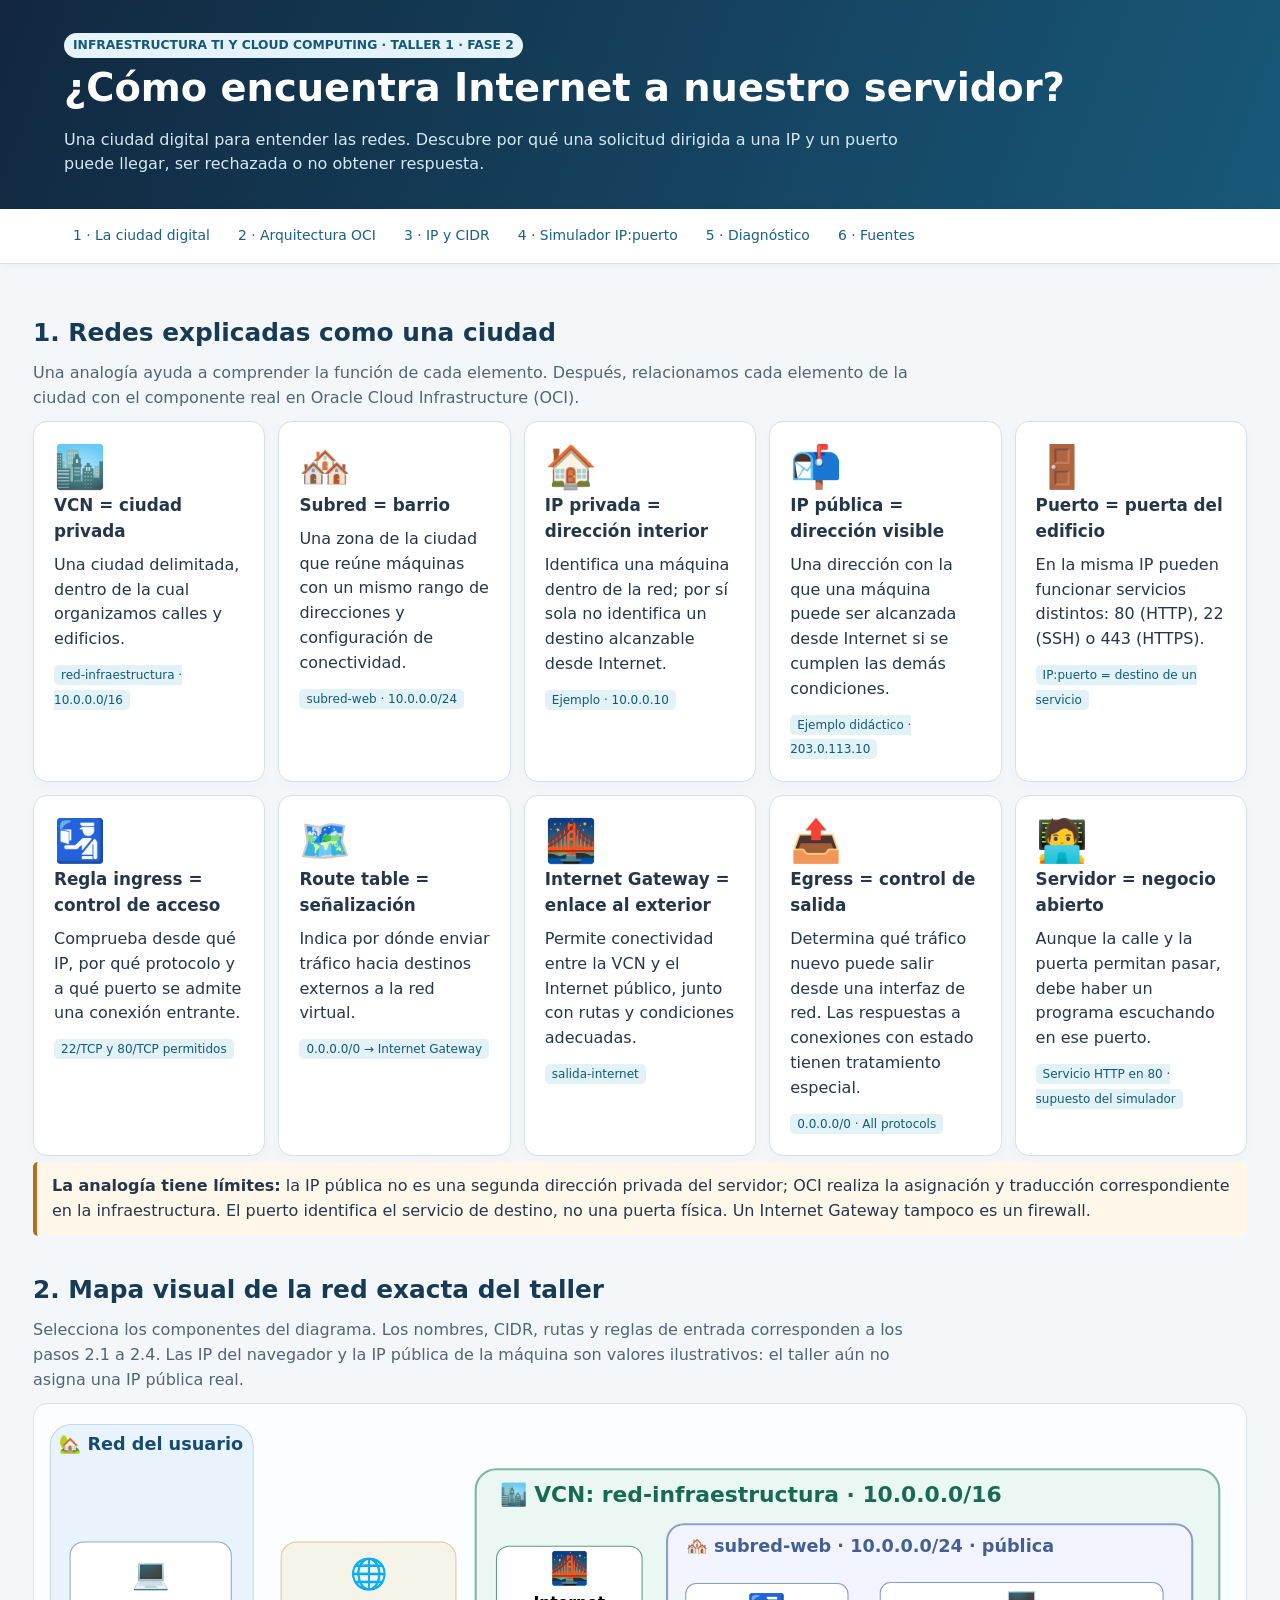
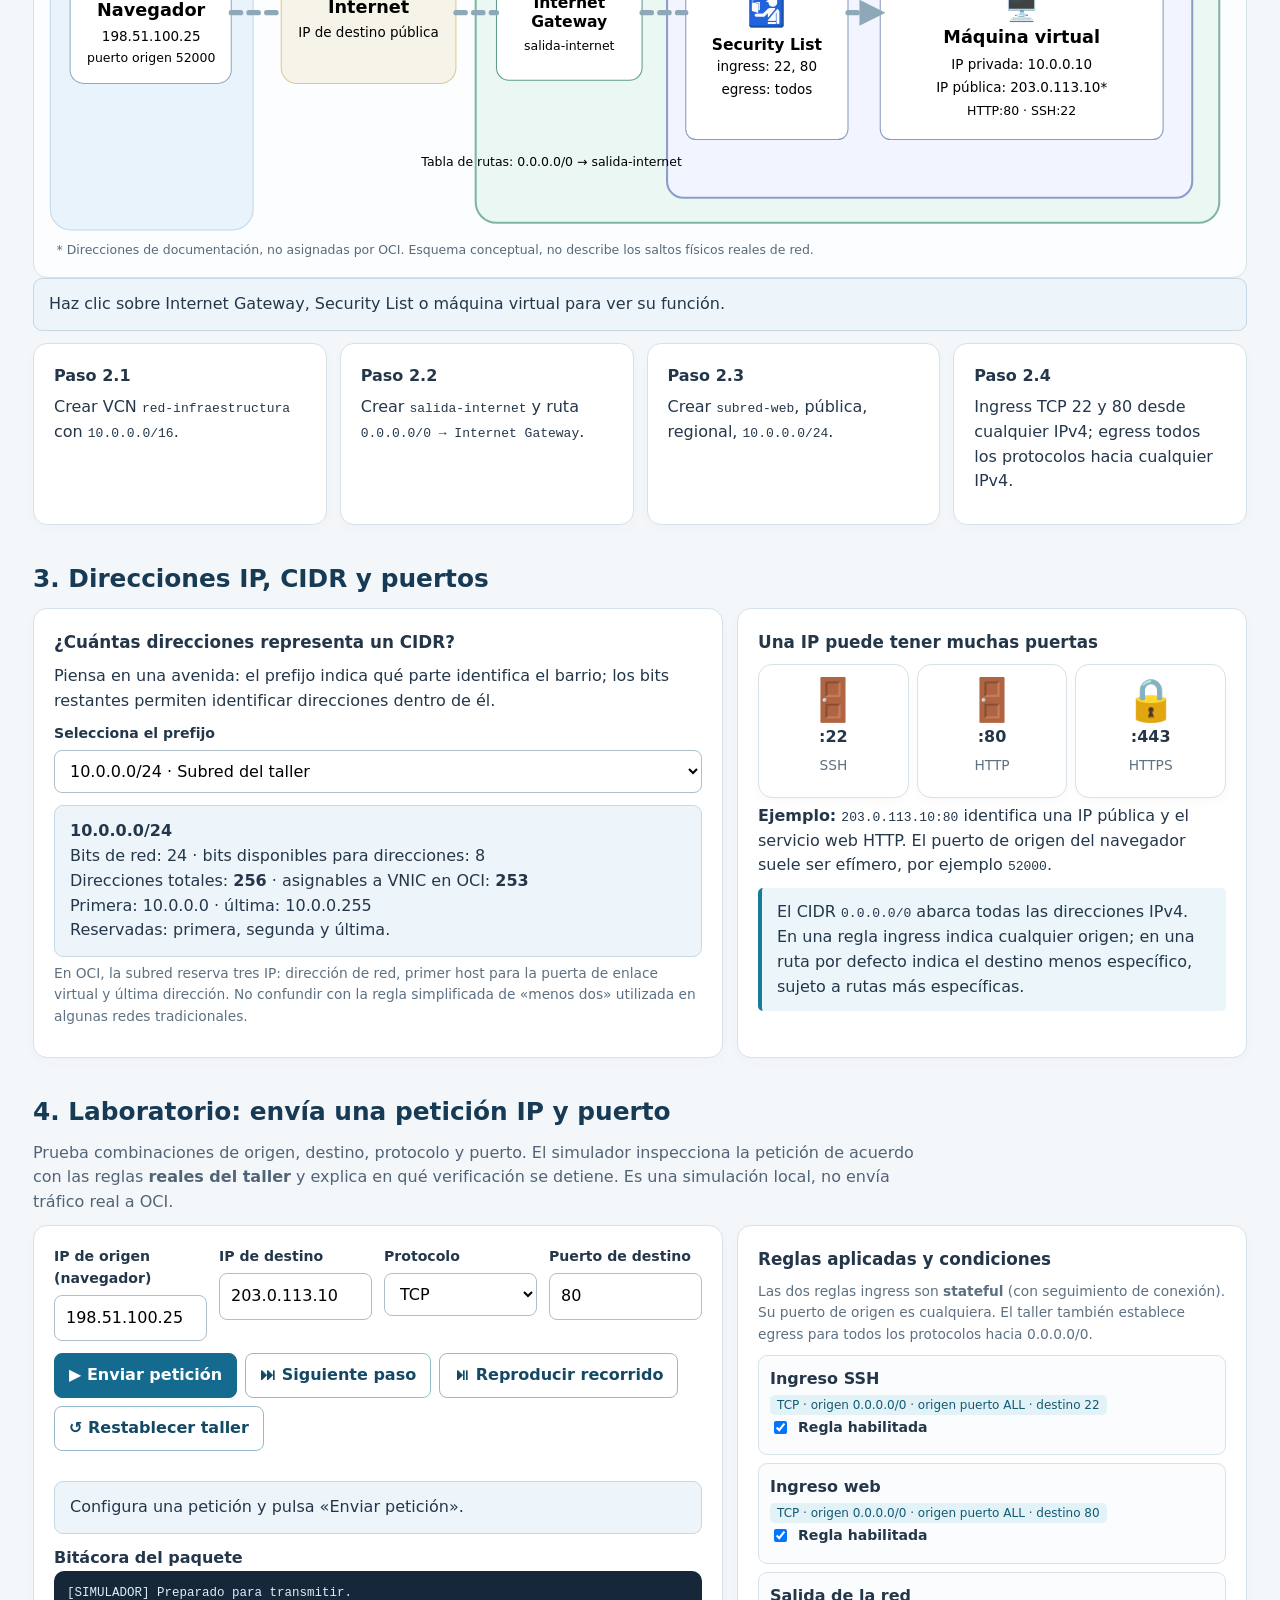
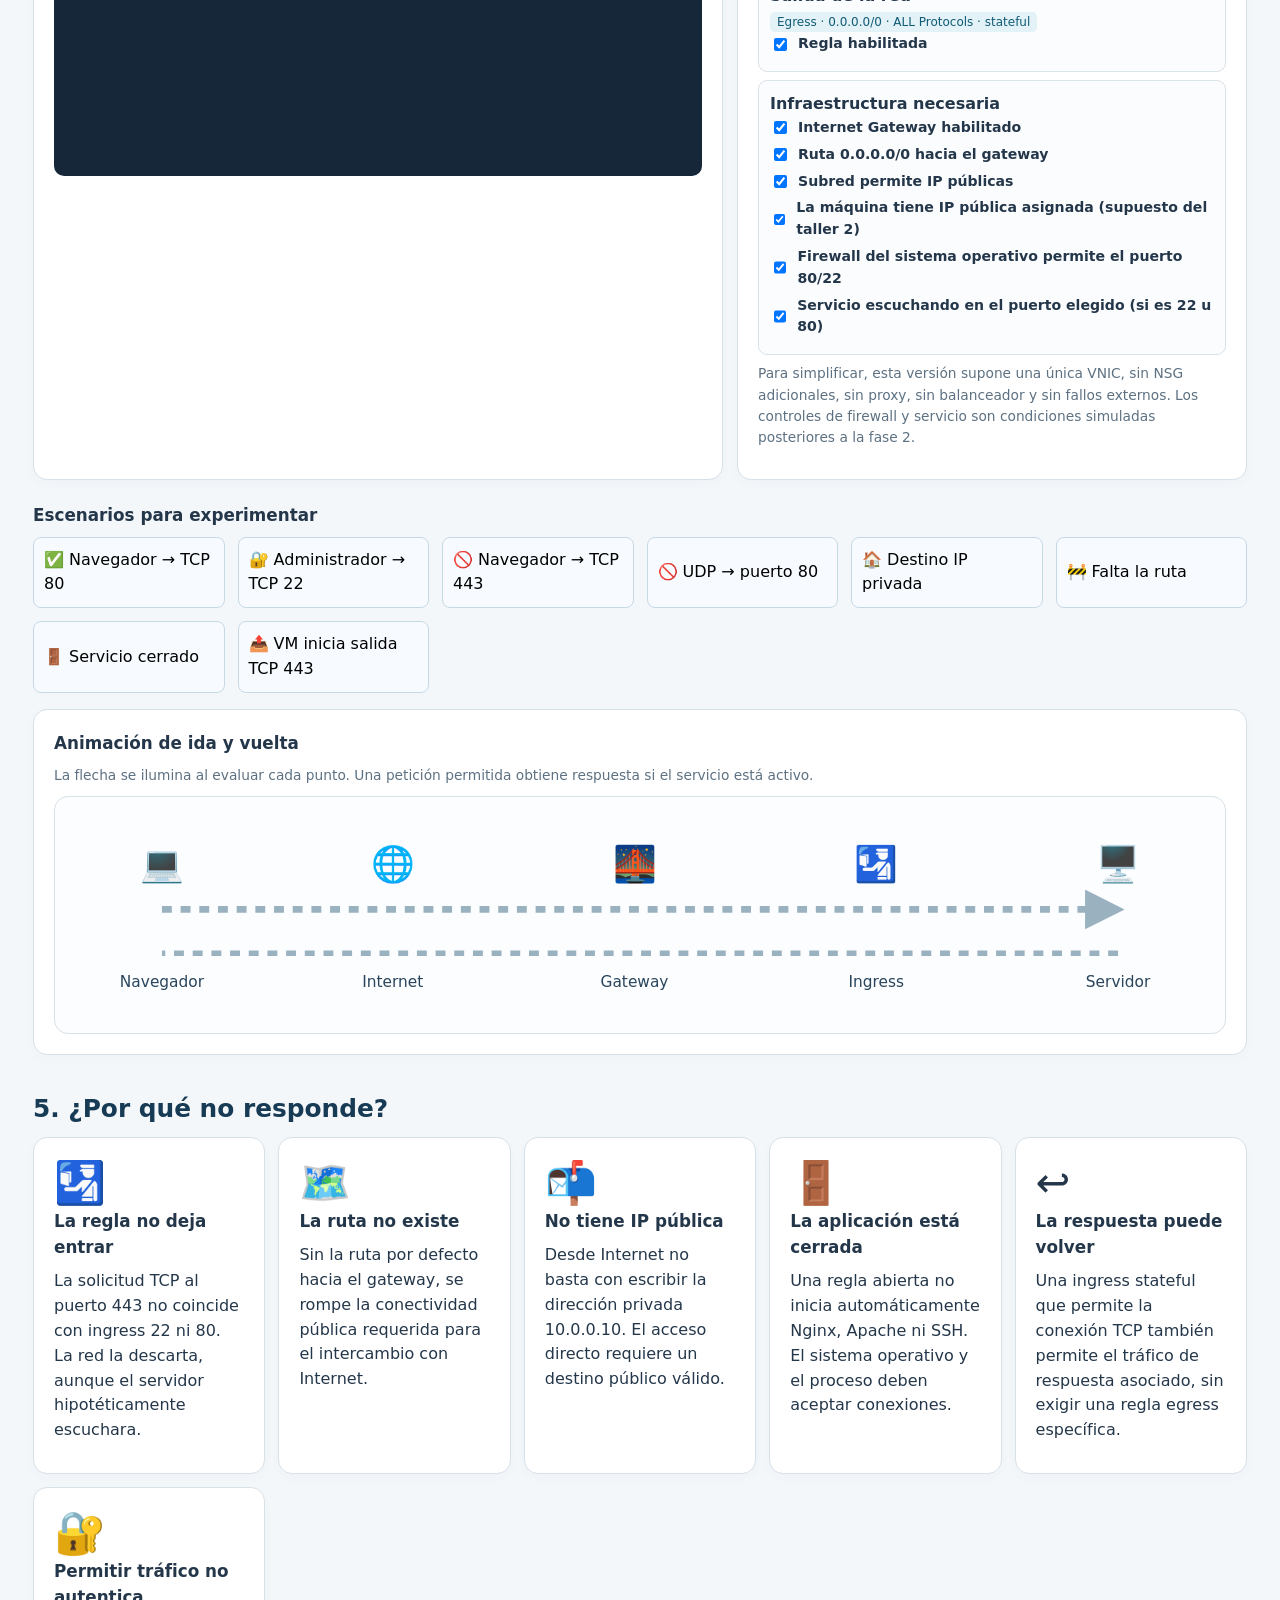
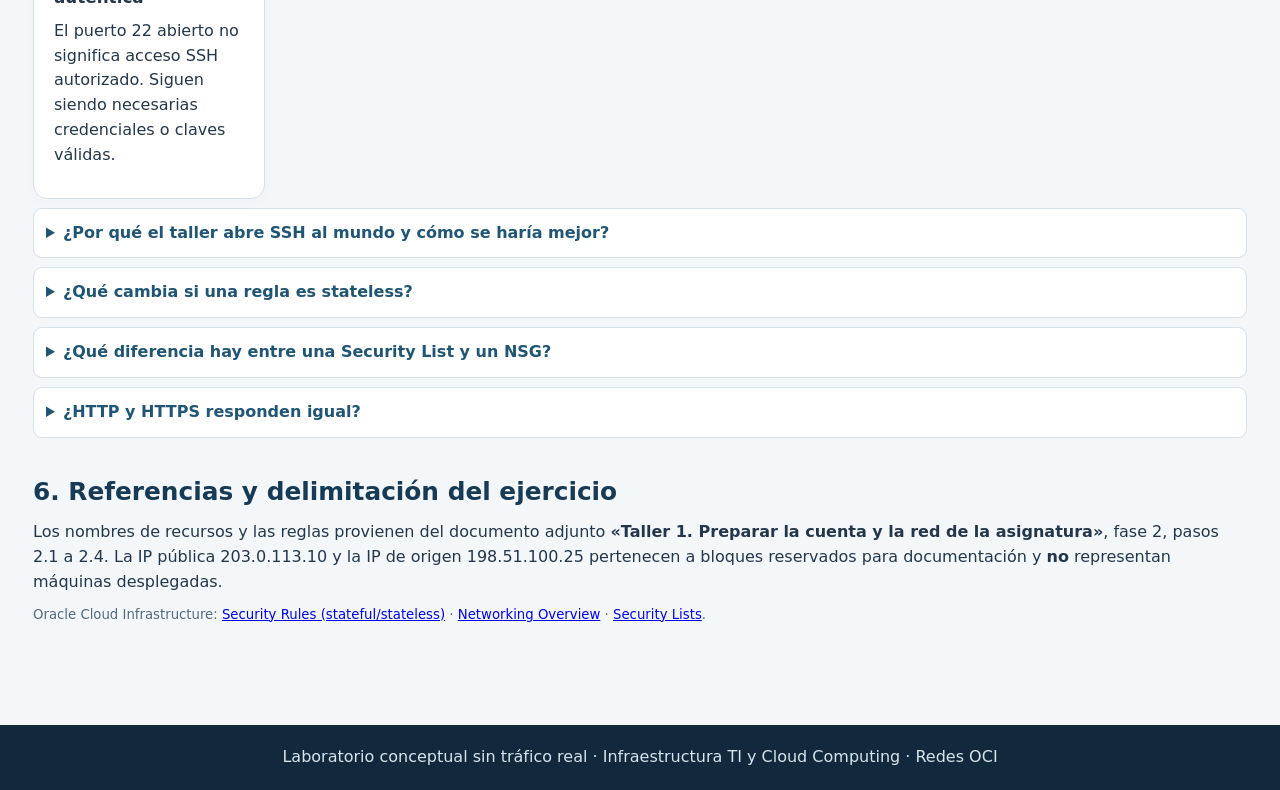
<file: Lab-Despliegue Web IaaS con OCI Compute/Guia_Interactiva.html>
<!doctype html><html lang="es"><head><meta charset="utf-8"><meta name="viewport" content="width=device-width,initial-scale=1"><title>Fase 2 · Redes OCI | Ciudad digital y simulador</title><style>
:root{--navy:#14283f;--blue:#1269a0;--teal:#087e7f;--red:#b8423a;--amber:#b26d12;--bg:#f4f7fa;--ink:#24374a;--border:#d7e1e8}*{box-sizing:border-box}html{scroll-behavior:smooth}body{margin:0;background:var(--bg);font-family:system-ui,-apple-system,Segoe UI,Arial,sans-serif;color:var(--ink);line-height:1.55}header{background:linear-gradient(110deg,#11283f,#185879);color:white;padding:32px max(5vw,20px)}header h1{font-size:clamp(1.65rem,3vw,2.7rem);margin:0 0 10px}header p{max-width:850px;margin:0;color:#d5e8f3}nav{background:white;border-bottom:1px solid var(--border);position:sticky;top:0;z-index:10;padding:10px max(5vw,20px);display:flex;gap:10px;flex-wrap:wrap;box-shadow:0 2px 7px #152b3a0a}nav a{font-size:.87rem;color:#1a5f86;text-decoration:none;padding:6px 9px;border-radius:7px}nav a:hover{background:#edf5fa}main{max-width:1250px;margin:auto;padding:25px 18px 65px}.section{margin:25px 0 35px}h2{font-size:1.55rem;margin:0 0 9px;color:#173a55}h3{margin:0 0 9px;font-size:1.05rem}.lead{color:#516477;max-width:900px}.panel,.card{background:white;border:1px solid var(--border);border-radius:14px;padding:20px;box-shadow:0 4px 12px #122e4206}.grid{display:grid;grid-template-columns:repeat(auto-fit,minmax(230px,1fr));gap:13px}.duo{display:grid;grid-template-columns:1.15fr .85fr;gap:14px}.pill{display:inline-block;background:#e5f3fa;color:#175779;font-size:.77rem;padding:3px 9px;border-radius:15px;font-weight:700}.analogy{font-size:2.6rem;line-height:1.2}p{margin:6px 0 10px}.small{font-size:.86rem;color:#5d7182}.note{border-left:4px solid #167c97;background:#ebf5fa;padding:12px 15px;border-radius:5px}.warn{border-left-color:#b66d21;background:#fff7e9}.diagram{overflow:auto;background:#fbfdff;border:1px solid var(--border);border-radius:14px;padding:8px}.diagram svg{width:100%;min-width:760px;display:block}.shape{cursor:pointer}.shape:hover rect,.shape:hover polygon{stroke:#ed9a34;stroke-width:3}.path{stroke:#8ea8b8;stroke-width:5;fill:none;stroke-linecap:round;stroke-dasharray:9 8}.moving{fill:#f39b27;stroke:white;stroke-width:3;filter:drop-shadow(0 1px 2px #0005);visibility:hidden}.controls{display:flex;gap:8px;flex-wrap:wrap;margin:12px 0}.btn{border:1px solid #96bacb;border-radius:8px;padding:9px 14px;background:white;color:#134966;cursor:pointer;font:inherit;font-weight:650}.btn.primary{background:#156a8f;color:white;border-color:#156a8f}.btn:disabled{opacity:.5;cursor:default}.btn:hover:not(:disabled){filter:brightness(.96)}input,select{padding:10px 11px;border:1px solid #aebfca;border-radius:8px;font:inherit;min-width:0;width:100%;background:white}label{font-size:.88rem;font-weight:700;display:block;margin-bottom:5px}.fields{display:grid;grid-template-columns:repeat(4,minmax(140px,1fr));gap:12px}.status{padding:13px 15px;border:1px solid #c5d8e3;background:#edf5fa;border-radius:9px}.status.ok{background:#eaf8ef;border-color:#92c8a8}.status.bad{background:#fff0ed;border-color:#e3a49d}.steps{display:grid;grid-template-columns:repeat(5,1fr);gap:7px;margin:15px 0}.step{font-size:.76rem;text-align:center;padding:8px;border-radius:7px;background:#edf1f3;border:1px solid #d8e0e6}.step.current{background:#d8edff;border-color:#4a9fd0;font-weight:700}.step.good{background:#daf3e4;border-color:#70bc92}.step.bad{background:#ffe2de;border-color:#cf756c}.log{height:205px;overflow-y:auto;background:#152739;border-radius:10px;color:#d7f0fc;padding:13px;font:12.5px/1.55 ui-monospace,Consolas,monospace;white-space:pre-wrap}.rule{border:1px solid #d8e2e9;border-radius:9px;padding:11px;margin-bottom:8px;background:#fbfcfe}.toggle{display:flex;align-items:center;gap:8px}.toggle input{width:auto}.tag{font-size:.75rem;padding:3px 7px;background:#e2f2f6;border-radius:5px;color:#115b76}table{border-collapse:collapse;width:100%;font-size:.86rem}td,th{border-bottom:1px solid #e0e7eb;padding:9px;text-align:left;vertical-align:top}th{background:#eef4f7}.scenario{border:1px solid #c5d9e5;background:#f7fbff;border-radius:8px;text-align:left;padding:10px;cursor:pointer;font:inherit}.scenario:hover{border-color:#448eb4}details{border:1px solid #d5e0e7;border-radius:9px;background:white;margin:9px 0;padding:12px}summary{cursor:pointer;font-weight:700;color:#205574}.ref{font-size:.83rem;color:#536a7b}footer{padding:20px;background:#12283c;color:#d6e5ed;text-align:center}@media(max-width:850px){.duo{grid-template-columns:1fr}.fields{grid-template-columns:repeat(2,1fr)}.steps{grid-template-columns:repeat(3,1fr)}}@media(max-width:500px){.fields{grid-template-columns:1fr}.steps{grid-template-columns:repeat(2,1fr)}}
</style></head><body><header><span class="pill">INFRAESTRUCTURA TI Y CLOUD COMPUTING · TALLER 1 · FASE 2</span><h1>¿Cómo encuentra Internet a nuestro servidor?</h1><p>Una ciudad digital para entender las redes. Descubre por qué una solicitud dirigida a una IP y un puerto puede llegar, ser rechazada o no obtener respuesta.</p></header><nav><a href="#ciudad">1 · La ciudad digital</a><a href="#red">2 · Arquitectura OCI</a><a href="#conceptos">3 · IP y CIDR</a><a href="#simular">4 · Simulador IP:puerto</a><a href="#fallos">5 · Diagnóstico</a><a href="#fuentes">6 · Fuentes</a></nav><main>
<section class="section" id="ciudad"><h2>1. Redes explicadas como una ciudad</h2><p class="lead">Una analogía ayuda a comprender la función de cada elemento. Después, relacionamos cada elemento de la ciudad con el componente real en Oracle Cloud Infrastructure (OCI).</p><div class="grid">
<div class="card"><div class="analogy">🏙️</div><h3>VCN = ciudad privada</h3><p>Una ciudad delimitada, dentro de la cual organizamos calles y edificios.</p><span class="tag">red-infraestructura · 10.0.0.0/16</span></div>
<div class="card"><div class="analogy">🏘️</div><h3>Subred = barrio</h3><p>Una zona de la ciudad que reúne máquinas con un mismo rango de direcciones y configuración de conectividad.</p><span class="tag">subred-web · 10.0.0.0/24</span></div>
<div class="card"><div class="analogy">🏠</div><h3>IP privada = dirección interior</h3><p>Identifica una máquina dentro de la red; por sí sola no identifica un destino alcanzable desde Internet.</p><span class="tag">Ejemplo · 10.0.0.10</span></div>
<div class="card"><div class="analogy">📬</div><h3>IP pública = dirección visible</h3><p>Una dirección con la que una máquina puede ser alcanzada desde Internet si se cumplen las demás condiciones.</p><span class="tag">Ejemplo didáctico · 203.0.113.10</span></div>
<div class="card"><div class="analogy">🚪</div><h3>Puerto = puerta del edificio</h3><p>En la misma IP pueden funcionar servicios distintos: 80 (HTTP), 22 (SSH) o 443 (HTTPS).</p><span class="tag">IP:puerto = destino de un servicio</span></div>
<div class="card"><div class="analogy">🛂</div><h3>Regla ingress = control de acceso</h3><p>Comprueba desde qué IP, por qué protocolo y a qué puerto se admite una conexión entrante.</p><span class="tag">22/TCP y 80/TCP permitidos</span></div>
<div class="card"><div class="analogy">🗺️</div><h3>Route table = señalización</h3><p>Indica por dónde enviar tráfico hacia destinos externos a la red virtual.</p><span class="tag">0.0.0.0/0 → Internet Gateway</span></div>
<div class="card"><div class="analogy">🌉</div><h3>Internet Gateway = enlace al exterior</h3><p>Permite conectividad entre la VCN y el Internet público, junto con rutas y condiciones adecuadas.</p><span class="tag">salida-internet</span></div>
<div class="card"><div class="analogy">📤</div><h3>Egress = control de salida</h3><p>Determina qué tráfico nuevo puede salir desde una interfaz de red. Las respuestas a conexiones con estado tienen tratamiento especial.</p><span class="tag">0.0.0.0/0 · All protocols</span></div>
<div class="card"><div class="analogy">🧑‍💻</div><h3>Servidor = negocio abierto</h3><p>Aunque la calle y la puerta permitan pasar, debe haber un programa escuchando en ese puerto.</p><span class="tag">Servicio HTTP en 80 · supuesto del simulador</span></div>
</div><p class="note warn"><strong>La analogía tiene límites:</strong> la IP pública no es una segunda dirección privada del servidor; OCI realiza la asignación y traducción correspondiente en la infraestructura. El puerto identifica el servicio de destino, no una puerta física. Un Internet Gateway tampoco es un firewall.</p></section>
<section class="section" id="red"><h2>2. Mapa visual de la red exacta del taller</h2><p class="lead">Selecciona los componentes del diagrama. Los nombres, CIDR, rutas y reglas de entrada corresponden a los pasos 2.1 a 2.4. Las IP del navegador y la IP pública de la máquina son valores ilustrativos: el taller aún no asigna una IP pública real.</p><div class="diagram"><svg viewBox="0 0 1150 440" role="img" aria-label="Diagrama de navegador a través de Internet y gateway hacia VCN, subred y máquina virtual"><defs><marker id="arr" viewBox="0 0 10 10" refX="8" refY="5" markerWidth="5" markerHeight="5" orient="auto"><path d="M0,0 L10,5 L0,10z" fill="#8ea8b8"/></marker></defs><rect x="8" y="12" width="195" height="390" rx="20" fill="#e9f3fc" stroke="#c0d9eb"/><text x="105" y="37" text-anchor="middle" font-size="17" font-weight="bold" fill="#174c72">🏡 Red del usuario</text><rect x="27" y="125" width="155" height="136" rx="13" fill="white" stroke="#8cacc4"/><text x="105" y="165" text-anchor="middle" font-size="29">💻</text><text x="105" y="196" text-anchor="middle" font-size="17" font-weight="bold">Navegador</text><text x="105" y="220" text-anchor="middle" font-size="13">198.51.100.25</text><text x="105" y="240" text-anchor="middle" font-size="12">puerto origen 52000</text><rect x="230" y="125" width="168" height="136" rx="15" fill="#f6f3e9" stroke="#ddc98e"/><text x="314" y="165" text-anchor="middle" font-size="29">🌐</text><text x="314" y="193" text-anchor="middle" font-size="17" font-weight="bold">Internet</text><text x="314" y="216" text-anchor="middle" font-size="13">IP de destino pública</text><rect x="417" y="55" width="715" height="340" rx="20" fill="#eaf7f2" stroke="#81b5a2" stroke-width="2"/><text x="440" y="87" font-size="21" font-weight="bold" fill="#176a54">🏙️ VCN: red-infraestructura · 10.0.0.0/16</text><g class="shape" data-explain="Internet Gateway: salida-internet. Es el enlace de la VCN a Internet; requiere la ruta correspondiente."><rect x="437" y="129" width="140" height="129" rx="12" fill="white" stroke="#5f9b8a"/><text x="507" y="161" text-anchor="middle" font-size="30">🌉</text><text x="507" y="188" text-anchor="middle" font-size="15" font-weight="bold">Internet</text><text x="507" y="207" text-anchor="middle" font-size="15" font-weight="bold">Gateway</text><text x="507" y="229" text-anchor="middle" font-size="12">salida-internet</text></g><rect x="601" y="108" width="505" height="263" rx="16" fill="#f2f5ff" stroke="#8e9dc8" stroke-width="2"/><text x="619" y="135" font-size="17" font-weight="bold" fill="#455f94">🏘️ subred-web · 10.0.0.0/24 · pública</text><g class="shape" data-explain="Security List por defecto: ingress TCP/22 y TCP/80 desde 0.0.0.0/0; egress a 0.0.0.0/0 para todos los protocolos. Reglas con estado."><rect x="619" y="165" width="156" height="150" rx="10" fill="white" stroke="#889bc1"/><text x="697" y="201" text-anchor="middle" font-size="30">🛂</text><text x="697" y="229" text-anchor="middle" font-size="15" font-weight="bold">Security List</text><text x="697" y="249" text-anchor="middle" font-size="13">ingress: 22, 80</text><text x="697" y="271" text-anchor="middle" font-size="13">egress: todos</text></g><g class="shape" data-explain="VNIC y servidor de ejemplo: IP privada 10.0.0.10; IP pública ilustrativa 203.0.113.10. La página web debe escuchar en TCP/80 para responder."><rect x="806" y="164" width="272" height="151" rx="10" fill="white" stroke="#889bc1"/><text x="942" y="196" text-anchor="middle" font-size="27">🖥️</text><text x="942" y="222" text-anchor="middle" font-size="17" font-weight="bold">Máquina virtual</text><text x="942" y="247" text-anchor="middle" font-size="13">IP privada: 10.0.0.10</text><text x="942" y="269" text-anchor="middle" font-size="13">IP pública: 203.0.113.10*</text><text x="942" y="291" text-anchor="middle" font-size="12">HTTP:80 · SSH:22</text></g><path class="path" d="M182 193 L230 193 M398 193 L437 193 M577 193 L619 193 M775 193 L806 193" marker-end="url(#arr)"/><text x="490" y="340" text-anchor="middle" font-size="12">Tabla de rutas: 0.0.0.0/0 → salida-internet</text><text x="14" y="425" fill="#576a7a" font-size="12">* Direcciones de documentación, no asignadas por OCI. Esquema conceptual, no describe los saltos físicos reales de red.</text></svg></div><div class="status" id="mapExplain" aria-live="polite">Haz clic sobre Internet Gateway, Security List o máquina virtual para ver su función.</div><div class="grid" style="margin-top:12px"><div class="card"><strong>Paso 2.1</strong><p>Crear VCN <code>red-infraestructura</code> con <code>10.0.0.0/16</code>.</p></div><div class="card"><strong>Paso 2.2</strong><p>Crear <code>salida-internet</code> y ruta <code>0.0.0.0/0 → Internet Gateway</code>.</p></div><div class="card"><strong>Paso 2.3</strong><p>Crear <code>subred-web</code>, pública, regional, <code>10.0.0.0/24</code>.</p></div><div class="card"><strong>Paso 2.4</strong><p>Ingress TCP 22 y 80 desde cualquier IPv4; egress todos los protocolos hacia cualquier IPv4.</p></div></div></section>
<section class="section" id="conceptos"><h2>3. Direcciones IP, CIDR y puertos</h2><div class="duo"><div class="panel"><h3>¿Cuántas direcciones representa un CIDR?</h3><p>Piensa en una avenida: el prefijo indica qué parte identifica el barrio; los bits restantes permiten identificar direcciones dentro de él.</p><label for="cidr">Selecciona el prefijo</label><select id="cidr"><option value="16">10.0.0.0/16 · VCN del taller</option><option value="24" selected>10.0.0.0/24 · Subred del taller</option><option value="28">10.0.0.0/28 · Comparación</option></select><div id="cidrOut" class="status" style="margin-top:12px"></div><p class="small">En OCI, la subred reserva tres IP: dirección de red, primer host para la puerta de enlace virtual y última dirección. No confundir con la regla simplificada de «menos dos» utilizada en algunas redes tradicionales.</p></div><div class="panel"><h3>Una IP puede tener muchas puertas</h3><div class="grid" style="grid-template-columns:repeat(3,1fr);gap:8px;text-align:center"><div class="card" style="padding:10px"><div class="analogy">🚪</div><strong>:22</strong><p class="small">SSH</p></div><div class="card" style="padding:10px"><div class="analogy">🚪</div><strong>:80</strong><p class="small">HTTP</p></div><div class="card" style="padding:10px"><div class="analogy">🔒</div><strong>:443</strong><p class="small">HTTPS</p></div></div><p><strong>Ejemplo:</strong> <code>203.0.113.10:80</code> identifica una IP pública y el servicio web HTTP. El puerto de origen del navegador suele ser efímero, por ejemplo <code>52000</code>.</p><p class="note">El CIDR <code>0.0.0.0/0</code> abarca todas las direcciones IPv4. En una regla ingress indica cualquier origen; en una ruta por defecto indica el destino menos específico, sujeto a rutas más específicas.</p></div></div></section>
<section class="section" id="simular"><h2>4. Laboratorio: envía una petición IP y puerto</h2><p class="lead">Prueba combinaciones de origen, destino, protocolo y puerto. El simulador inspecciona la petición de acuerdo con las reglas <strong>reales del taller</strong> y explica en qué verificación se detiene. Es una simulación local, no envía tráfico real a OCI.</p><div class="duo"><div class="panel"><div class="fields"><div><label for="src">IP de origen (navegador)</label><input id="src" value="198.51.100.25" spellcheck="false"></div><div><label for="dst">IP de destino</label><input id="dst" value="203.0.113.10" spellcheck="false"></div><div><label for="proto">Protocolo</label><select id="proto"><option value="TCP">TCP</option><option value="UDP">UDP</option><option value="ICMP">ICMP</option></select></div><div><label for="port">Puerto de destino</label><input id="port" type="number" min="1" max="65535" value="80"></div></div><div class="controls"><button class="btn primary" id="run">▶ Enviar petición</button><button class="btn" id="next">⏭ Siguiente paso</button><button class="btn" id="auto">⏯ Reproducir recorrido</button><button class="btn" id="reset">↺ Restablecer taller</button></div><div id="progress" class="steps"></div><div id="outcome" class="status" aria-live="polite">Configura una petición y pulsa «Enviar petición».</div><div style="margin-top:12px"><strong>Bitácora del paquete</strong><div id="log" class="log" aria-live="polite">[SIMULADOR] Preparado para transmitir.</div></div></div><div class="panel"><h3>Reglas aplicadas y condiciones</h3><p class="small">Las dos reglas ingress son <strong>stateful</strong> (con seguimiento de conexión). Su puerto de origen es cualquiera. El taller también establece egress para todos los protocolos hacia 0.0.0.0/0.</p><div class="rule"><strong>Ingreso SSH</strong><div><span class="tag">TCP · origen 0.0.0.0/0 · origen puerto ALL · destino 22</span></div><label class="toggle"><input id="r22" type="checkbox" checked> Regla habilitada</label></div><div class="rule"><strong>Ingreso web</strong><div><span class="tag">TCP · origen 0.0.0.0/0 · origen puerto ALL · destino 80</span></div><label class="toggle"><input id="r80" type="checkbox" checked> Regla habilitada</label></div><div class="rule"><strong>Salida de la red</strong><div><span class="tag">Egress · 0.0.0.0/0 · ALL Protocols · stateful</span></div><label class="toggle"><input id="egress" type="checkbox" checked> Regla habilitada</label></div><div class="rule"><strong>Infraestructura necesaria</strong><label class="toggle"><input id="gateway" type="checkbox" checked> Internet Gateway habilitado</label><label class="toggle"><input id="route" type="checkbox" checked> Ruta 0.0.0.0/0 hacia el gateway</label><label class="toggle"><input id="publicSubnet" type="checkbox" checked> Subred permite IP públicas</label><label class="toggle"><input id="publicIP" type="checkbox" checked> La máquina tiene IP pública asignada (supuesto del taller 2)</label><label class="toggle"><input id="osfw" type="checkbox" checked> Firewall del sistema operativo permite el puerto 80/22</label><label class="toggle"><input id="listening" type="checkbox" checked> Servicio escuchando en el puerto elegido (si es 22 u 80)</label></div><p class="small">Para simplificar, esta versión supone una única VNIC, sin NSG adicionales, sin proxy, sin balanceador y sin fallos externos. Los controles de firewall y servicio son condiciones simuladas posteriores a la fase 2.</p></div></div>
<h3 style="margin-top:22px">Escenarios para experimentar</h3><div class="grid" style="grid-template-columns:repeat(auto-fit,minmax(180px,1fr))"><button class="scenario" data-s="web">✅ Navegador → TCP 80</button><button class="scenario" data-s="ssh">🔐 Administrador → TCP 22</button><button class="scenario" data-s="https">🚫 Navegador → TCP 443</button><button class="scenario" data-s="udp">🚫 UDP → puerto 80</button><button class="scenario" data-s="private">🏠 Destino IP privada</button><button class="scenario" data-s="noroute">🚧 Falta la ruta</button><button class="scenario" data-s="closed">🚪 Servicio cerrado</button><button class="scenario" data-s="outbound">📤 VM inicia salida TCP 443</button></div>
<div class="panel" style="margin-top:16px"><h3>Animación de ida y vuelta</h3><p id="animatedLabel" class="small">La flecha se ilumina al evaluar cada punto. Una petición permitida obtiene respuesta si el servicio está activo.</p><div class="diagram"><svg id="flow" viewBox="0 0 1050 200" aria-label="Animación de navegador a servidor"><defs><marker id="flowArrow" markerWidth="7" markerHeight="7" refX="5" refY="3" orient="auto"><path d="M0 0 L6 3 L0 6" fill="#9ab2c0"/></marker></defs><path id="forward" d="M90 95 L960 95" stroke="#9ab2c0" stroke-width="6" fill="none" stroke-dasharray="9 8" marker-end="url(#flowArrow)"/><path id="backward" d="M960 135 L90 135" stroke="#9ab2c0" stroke-width="5" fill="none" stroke-dasharray="9 8"/><g font-size="32" text-anchor="middle"><text x="90" y="65">💻</text><text x="300" y="65">🌐</text><text x="520" y="65">🌉</text><text x="740" y="65">🛂</text><text x="960" y="65">🖥️</text></g><g font-size="14" text-anchor="middle" fill="#29445b"><text x="90" y="166">Navegador</text><text x="300" y="166">Internet</text><text x="520" y="166">Gateway</text><text x="740" y="166">Ingress</text><text x="960" y="166">Servidor</text></g><circle id="packet" cx="90" cy="95" r="14" fill="#f1a340" stroke="white" stroke-width="3" visibility="hidden"/><text id="packetText" x="90" y="98" text-anchor="middle" font-size="10" font-weight="bold" fill="#142b3c" visibility="hidden">REQ</text></svg></div></div></section>
<section class="section" id="fallos"><h2>5. ¿Por qué no responde?</h2><div class="grid"><div class="card"><div class="analogy">🛂</div><h3>La regla no deja entrar</h3><p>La solicitud TCP al puerto 443 no coincide con ingress 22 ni 80. La red la descarta, aunque el servidor hipotéticamente escuchara.</p></div><div class="card"><div class="analogy">🗺️</div><h3>La ruta no existe</h3><p>Sin la ruta por defecto hacia el gateway, se rompe la conectividad pública requerida para el intercambio con Internet.</p></div><div class="card"><div class="analogy">📬</div><h3>No tiene IP pública</h3><p>Desde Internet no basta con escribir la dirección privada 10.0.0.10. El acceso directo requiere un destino público válido.</p></div><div class="card"><div class="analogy">🚪</div><h3>La aplicación está cerrada</h3><p>Una regla abierta no inicia automáticamente Nginx, Apache ni SSH. El sistema operativo y el proceso deben aceptar conexiones.</p></div><div class="card"><div class="analogy">↩️</div><h3>La respuesta puede volver</h3><p>Una ingress stateful que permite la conexión TCP también permite el tráfico de respuesta asociado, sin exigir una regla egress específica.</p></div><div class="card"><div class="analogy">🔐</div><h3>Permitir tráfico no autentica</h3><p>El puerto 22 abierto no significa acceso SSH autorizado. Siguen siendo necesarias credenciales o claves válidas.</p></div></div><details><summary>¿Por qué el taller abre SSH al mundo y cómo se haría mejor?</summary><p>El taller usa el origen <code>0.0.0.0/0</code> para los puertos 22 y 80, por facilidad de práctica. En producción es preferible restringir SSH a IP de administración conocidas o acceder con OCI Bastion; para una web pública conviene HTTPS por TCP/443, con terminación TLS y controles adecuados.</p></details><details><summary>¿Qué cambia si una regla es stateless?</summary><p>Una regla <em>stateless</em> no mantiene seguimiento de la conexión. En ese caso el retorno requiere reglas explícitas que coincidan con los puertos y direcciones de respuesta. El taller indica dejar <strong>Stateless desmarcado</strong>, por lo que el simulador reproduce comportamiento stateful.</p></details><details><summary>¿Qué diferencia hay entre una Security List y un NSG?</summary><p>La Security List se asocia a la subred y afecta las interfaces de las máquinas incluidas. Un Network Security Group (NSG) aplica reglas a un conjunto seleccionado de VNIC o recursos. El taller utiliza la lista de seguridad predeterminada; no configura NSG.</p></details><details><summary>¿HTTP y HTTPS responden igual?</summary><p>No. HTTP suele utilizar TCP/80 y transmite datos de aplicación sin cifrado TLS. HTTPS suele utilizar TCP/443 y añade TLS. En este taller se autoriza TCP/80, pero no se crea una regla nueva para TCP/443.</p></details></section>
<section id="fuentes" class="section"><h2>6. Referencias y delimitación del ejercicio</h2><p>Los nombres de recursos y las reglas provienen del documento adjunto <strong>«Taller 1. Preparar la cuenta y la red de la asignatura»</strong>, fase 2, pasos 2.1 a 2.4. La IP pública 203.0.113.10 y la IP de origen 198.51.100.25 pertenecen a bloques reservados para documentación y <strong>no</strong> representan máquinas desplegadas.</p><p class="ref">Oracle Cloud Infrastructure: <a href="https://docs.oracle.com/en-us/iaas/Content/Network/Concepts/securityrules.htm" target="_blank" rel="noopener">Security Rules (stateful/stateless)</a> · <a href="https://docs.oracle.com/en-us/iaas/Content/Network/Concepts/overview.htm" target="_blank" rel="noopener">Networking Overview</a> · <a href="https://docs.oracle.com/en-us/iaas/tools/oci-cli/latest/oci_cli_docs/cmdref/network/security-list.html" target="_blank" rel="noopener">Security Lists</a>.</p></section></main><footer>Laboratorio conceptual sin tráfico real · Infraestructura TI y Cloud Computing · Redes OCI</footer>
<script>
const $=id=>document.getElementById(id);let timeline=[],idx=0,timer=null,mode='in';const flags=['r22','r80','egress','gateway','route','publicSubnet','publicIP','osfw','listening'];function val(id){return $(id).checked}function ipnum(ip){let s=ip.trim().split('.');if(s.length!==4||s.some(x=>!/^(0|[1-9]\d{0,2})$/.test(x)||Number(x)>255))return null;return s.reduce((a,b)=>a*256+Number(b),0)}function inCIDR(ip,net,n){let a=ipnum(ip),b=ipnum(net);return a!==null&&b!==null&&((a>>>0)&(n===0?0:(0xffffffff<<(32-n))>>>0))===((b>>>0)&(n===0?0:(0xffffffff<<(32-n))>>>0))}function reset(){for(let x of flags)$(x).checked=true;$('src').value='198.51.100.25';$('dst').value='203.0.113.10';$('proto').value='TCP';$('port').value='80';mode='in';clearInterval(timer);timeline=[];idx=0;$('progress').innerHTML='';$('log').textContent='[SIMULADOR] Valores originales restaurados.';$('outcome').className='status';$('outcome').textContent='Listo. Presiona «Enviar petición».';place(0,false)}function add(label,success,message,x,y,returnTrip=false){timeline.push({label,success,message,x,y,returnTrip})}function make(){clearInterval(timer);timeline=[];idx=0;let src=$('src').value.trim(),dst=$('dst').value.trim(),port=Number($('port').value),pr=$('proto').value;if(ipnum(src)===null||ipnum(dst)===null||!Number.isInteger(port)||port<1||port>65535){add('Validación',false,'IP no válida (IPv4 decimal) o puerto fuera de 1–65535.',90,95);return}if(mode==='out'){add('VM inicia',true,`Servidor 10.0.0.10 inicia ${pr} hacia ${dst}:${port}.`,960,95);if(!val('egress')){add('Egress',false,'La lista de seguridad no tiene regla egress para iniciar esta conexión.',740,95);return}add('Egress',true,'Egress 0.0.0.0/0 · All protocols coincide con la solicitud.',740,95);if(!val('route')){add('Ruta',false,'No existe la ruta 0.0.0.0/0 hacia salida-internet.',520,95);return}add('Ruta',true,'La ruta por defecto señala el Internet Gateway.',520,95);if(!val('gateway')){add('Gateway',false,'El Internet Gateway está deshabilitado.',520,95);return}if(!val('publicIP')||!val('publicSubnet')){add('IP pública',false,'El escenario de salida por Internet Gateway necesita IP pública en la VNIC y una subred que la admita.',520,95);return}add('Internet',true,'La petición saliente puede utilizar el gateway e Internet.',300,95);add('Destino',true,'Simulación: el servidor remoto acepta la conexión y responde (supuesto).',90,95);add('Respuesta',true,'La respuesta regresa por el seguimiento stateful de egress; no necesita ingress específico.',960,135,true);return}add('Navegador',true,`Origen ${src}:52000 → destino ${dst}:${port}/${pr}.`,90,95);if(dst==='10.0.0.10'||inCIDR(dst,'10.0.0.0',16)){add('IP destino',false,'La IP de destino es privada de la VCN. El navegador externo no llega directamente por Internet al host privado; use la IP pública asignada.',300,95);return}if(dst!=='203.0.113.10'){add('IP destino',false,'Esa IP no coincide con la IP pública ilustrativa configurada para la única máquina del escenario (203.0.113.10).',300,95);return}add('Internet',true,'La solicitud se dirige a la IP pública simulada de la máquina.',300,95);if(!val('publicSubnet')){add('Subred',false,'La subred impide la asignación de IP públicas.',520,95);return}if(!val('publicIP')){add('IP pública',false,'La VNIC no tiene IP pública asignada.',520,95);return}if(!val('gateway')){add('Gateway',false,'No hay Internet Gateway habilitado.',520,95);return}add('Gateway',true,'Internet Gateway habilitado; hay destino público.',520,95);if(!val('route')){add('Ruta',false,'La ruta 0.0.0.0/0 hacia el Internet Gateway falta. No hay ruta pública de retorno para esta sesión.',520,95);return}add('Ruta',true,'La tabla de rutas incluye 0.0.0.0/0 → salida-internet.',520,95);let rule=pr==='TCP'&&((port===80&&val('r80'))||(port===22&&val('r22')));if(!rule){add('Ingress',false,`${pr}/${port} no coincide con ninguna ingress TCP permitida y activa: TCP/22 y TCP/80 desde 0.0.0.0/0.`,740,95);return}add('Ingress',true,`Coincide con la regla ingress stateful TCP/${port} desde 0.0.0.0/0.`,740,95);if(!val('osfw')){add('Firewall VM',false,'Firewall del sistema operativo bloquea este servicio pese a la regla OCI.',960,95);return}add('Firewall VM',true,'Firewall del sistema operativo permite la conexión.',960,95);if(!val('listening')){add('Servicio',false,'No existe proceso escuchando en el puerto de destino. La red permite pasar, pero no hay aplicación que atienda.',960,95);return}add('Servicio',true,port===80?'HTTP: el servidor responde a la solicitud.':'SSH: el servidor acepta una conexión de transporte; el acceso exige autenticación.',960,95);add('Respuesta',true,`El paquete de respuesta vuelve desde 10.0.0.10:${port} al navegador ${src}:52000. La regla ingress es stateful: el retorno se permite automáticamente, incluso sin egress genérico.`,740,135,true);add('Navegador',true,port===80?'Respuesta HTTP recibida (ejemplo: 200 OK).':'Respuesta de servicio SSH recibida; la autorización es un paso distinto.',90,135,true)}function place(n,visible){let c=$('packet'),t=$('packetText');c.setAttribute('visibility',visible?'visible':'hidden');t.setAttribute('visibility',visible?'visible':'hidden');if(visible&&timeline[n]){c.setAttribute('cx',timeline[n].x);c.setAttribute('cy',timeline[n].y);t.setAttribute('x',timeline[n].x);t.setAttribute('y',timeline[n].y+3);t.textContent=timeline[n].returnTrip?'RESP':'REQ';c.setAttribute('fill',timeline[n].success?'#e9a035':'#cc493e')}}function next(){if(idx>=timeline.length){clearInterval(timer);return}let s=timeline[idx];place(idx,true);let line=`${s.success?'✓':'✕'} [${String(idx+1).padStart(2,'0')}] ${s.label}: ${s.message}`;$('log').textContent+=('\n'+line);$('log').scrollTop=$('log').scrollHeight;$('outcome').textContent=(s.success?'✓ ':'✕ ')+s.label+' · '+s.message;$('outcome').className='status '+(s.success?'ok':'bad');$('progress').innerHTML=timeline.map((a,i)=>`<div class="step ${i<idx?'good':i===idx?(s.success?'current':'bad'):''}">${i+1}. ${a.label}</div>`).join('');$('animatedLabel').textContent=s.message;idx++;if(!s.success||idx>=timeline.length)clearInterval(timer)}function launch(all){make();$('log').textContent='[SIMULADOR] Petición preparada · Estado inicial.\n';$('outcome').textContent='Evaluando las condiciones de conectividad...';$('progress').innerHTML=timeline.map((s,i)=>`<div class="step">${i+1}. ${s.label}</div>`).join('');place(0,false);if(all)timer=setInterval(next,850);else next()}$('run').onclick=()=>launch(false);$('next').onclick=()=>{if(!timeline.length)launch(false);else next()};$('auto').onclick=()=>launch(true);$('reset').onclick=reset;document.querySelectorAll('[data-s]').forEach(b=>b.onclick=()=>{reset();let s=b.dataset.s;if(s==='ssh')$('port').value=22;if(s==='https')$('port').value=443;if(s==='udp')$('proto').value='UDP';if(s==='private')$('dst').value='10.0.0.10';if(s==='noroute')$('route').checked=false;if(s==='closed')$('listening').checked=false;if(s==='outbound'){$('src').value='10.0.0.10';$('dst').value='198.51.100.25';$('port').value=443;mode='out'}launch(true)});document.querySelectorAll('.shape').forEach(el=>{el.addEventListener('click',()=>{$('mapExplain').textContent=el.dataset.explain})});function cidr(){let n=Number($('cidr').value),num=2**(32-n),sub=n===16?'10.0.0.0/16':n===24?'10.0.0.0/24':'10.0.0.0/28';let last=n===16?'10.0.255.255':n===24?'10.0.0.255':'10.0.0.15';$('cidrOut').innerHTML=`<strong>${sub}</strong><br>Bits de red: ${n} · bits disponibles para direcciones: ${32-n}<br>Direcciones totales: <strong>${num.toLocaleString('es-CO')}</strong> · asignables a VNIC en OCI: <strong>${(num-3).toLocaleString('es-CO')}</strong><br>Primera: 10.0.0.0 · última: ${last}<br>Reservadas: primera, segunda y última.`} $('cidr').onchange=cidr;cidr();
</script></body></html>
</file>
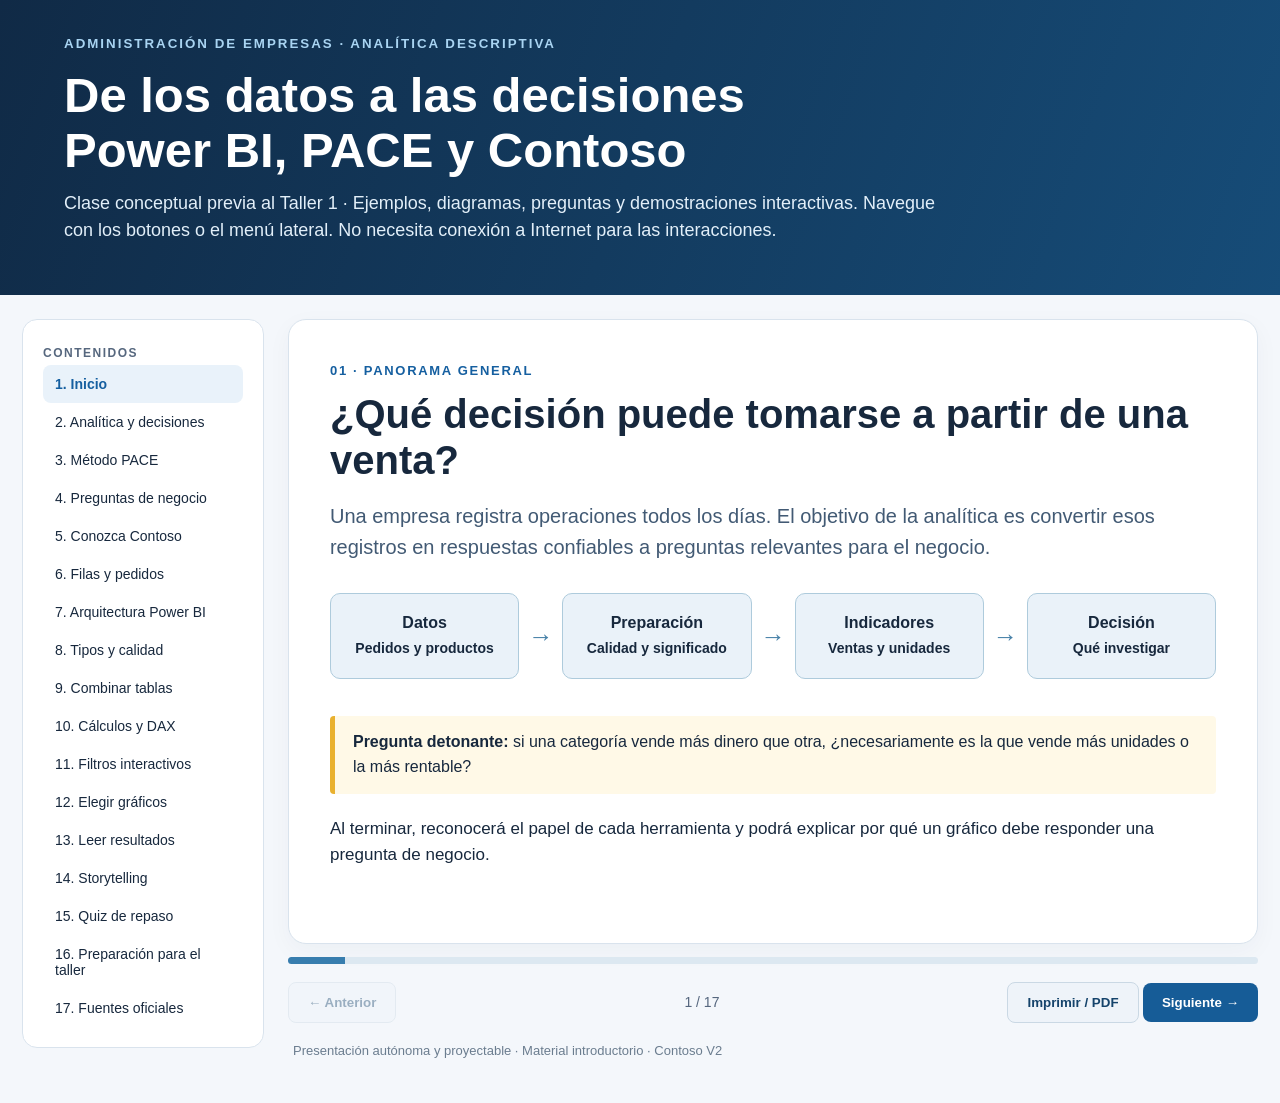
<file: PowerBI-Taller01-demo/Introduccion_PowerBI_PACE_Contoso.html>
<!doctype html><html lang="es"><head><meta charset="utf-8"><meta name="viewport" content="width=device-width,initial-scale=1"><title>Fundamentos de Power BI | PACE · Contoso</title><style>
:root{--bg:#f4f7fb;--ink:#17283d;--muted:#56677e;--navy:#102a46;--blue:#155fa0;--cyan:#def2fa;--line:#d9e3ed;--gold:#f0c75e;--white:white;--ok:#14775a}*{box-sizing:border-box}body{margin:0;background:var(--bg);font-family:Segoe UI,Arial,sans-serif;color:var(--ink);line-height:1.55}header{background:linear-gradient(110deg,#102a46,#164c78);color:#fff;padding:31px max(5vw,28px) 35px}header small{letter-spacing:2px;text-transform:uppercase;color:#a9d4f2;font-weight:700}h1{font-size:clamp(30px,4vw,49px);line-height:1.12;margin:12px 0}header p{max-width:880px;color:#e2eff9;font-size:18px}.layout{display:grid;grid-template-columns:242px minmax(0,1fr);gap:24px;margin:24px auto;max-width:1500px;padding:0 22px}.sidebar{position:sticky;top:16px;align-self:start;background:#fff;border:1px solid var(--line);border-radius:15px;padding:20px}.sidebar strong{font-size:12px;letter-spacing:1.5px;color:var(--muted)}.sidebar button{width:100%;text-align:left;display:block;background:none;border:0;padding:11px 12px;border-radius:8px;cursor:pointer;color:var(--ink);font-size:14px}.sidebar button:hover,.sidebar button.active{background:#e9f2fa;color:var(--blue);font-weight:700}main{min-width:0}.slide{display:none;background:#fff;border:1px solid var(--line);border-radius:18px;min-height:625px;padding:clamp(23px,3.2vw,48px);box-shadow:0 7px 25px #1937590a}.slide.active{display:block}.eyebrow{font-weight:800;font-size:13px;letter-spacing:1.7px;color:var(--blue);text-transform:uppercase}h2{font-size:clamp(27px,3.2vw,40px);line-height:1.15;margin:10px 0 18px}h3{font-size:20px;margin:10px 0}p{margin:9px 0 15px}section p,li{font-size:17px}.lead{font-size:20px;color:#425a74;max-width:900px}.grid{display:grid;grid-template-columns:repeat(auto-fit,minmax(215px,1fr));gap:14px;margin:23px 0}.tile{border:1px solid var(--line);border-radius:13px;background:#f9fbfe;padding:19px}.tile b{color:var(--navy)}.tile p{font-size:15px;margin:7px 0}.pill{display:inline-block;background:#e3eff8;color:#145383;border-radius:18px;padding:5px 10px;font-weight:700;font-size:12px}.diagram{display:flex;gap:9px;align-items:stretch;flex-wrap:wrap;padding:15px 0}.node{flex:1;min-width:145px;background:#eaf2f9;border:1px solid #aecbdc;border-radius:10px;padding:17px;text-align:center;font-weight:700}.arr{font-size:25px;align-self:center;color:#4781a8}.callout{border-left:5px solid #e9b12f;background:#fff9e7;padding:14px 18px;margin:22px 0;border-radius:4px}.note{color:var(--muted);font-size:14px}.example{background:#edf7fc;border:1px solid #c8e5f4;border-radius:12px;padding:18px;margin-top:18px}table{border-collapse:collapse;width:100%;font-size:15px;overflow-wrap:anywhere}th{background:#163c60;color:#fff;text-align:left}td,th{padding:11px;border:1px solid #d8e3ed}tbody tr:nth-child(even){background:#f5f9fd}code,pre{font-family:Consolas,monospace}pre{white-space:pre-wrap;background:#142b43;color:#f1f8ff;border-radius:12px;padding:18px;line-height:1.6;font-size:15px}.toolbar{display:flex;justify-content:space-between;align-items:center;gap:12px;margin:18px 0 0}.btn{background:#165c97;color:#fff;border:0;padding:12px 19px;border-radius:8px;font-weight:700;cursor:pointer}.btn.alt{background:#eef3f9;color:#15436b;border:1px solid #cad8e4}.btn:disabled{opacity:.4;cursor:not-allowed}.progress{height:7px;background:#dce8f1;border-radius:8px;overflow:hidden;margin:13px 0}.progress>div{height:100%;background:#377dae;width:0;transition:.2s}.micro{font-size:14px;color:var(--muted)}.choice{display:block;width:100%;border:1px solid #b9d0e0;border-radius:9px;background:white;text-align:left;padding:14px;margin:8px 0;cursor:pointer;font-size:16px}.choice:hover{background:#eef7fc}.feedback{background:#eaf7f1;color:#145d46;padding:13px;border-radius:8px;margin-top:10px;display:none}.feedback.wrong{background:#fff2ec;color:#8a3f22}.barrow{display:grid;grid-template-columns:170px 1fr 75px;align-items:center;gap:12px;margin:15px 0}.track{height:25px;background:#e9eff5;border-radius:5px;overflow:hidden}.fill{height:100%;background:#2879b1}.num{text-align:right;font-weight:bold}.metric{font-size:27px;color:#154c79;font-weight:800}.controls{display:flex;gap:10px;flex-wrap:wrap;align-items:center;margin:15px 0}.controls select{padding:9px 12px;border:1px solid #b7cbdc;border-radius:7px;font-size:16px}.ref a{display:block;color:#115b9a;padding:5px 0;overflow-wrap:anywhere}.footer{font-size:13px;color:#6b7d8f;padding:18px 5px}.dot{display:inline-block;width:13px;height:13px;background:#e4b138;border-radius:50%;margin-right:9px}.vis{width:100%;max-width:740px;height:230px;background:#f8fbfd;border:1px solid #dce6ed;border-radius:9px}.vis text{font-family:Segoe UI,Arial,sans-serif;fill:#465e73;font-size:12px}.vis line{stroke:#bfd0dd;stroke-width:1}.vis polyline{fill:none;stroke:#1c75aa;stroke-width:4;stroke-linejoin:round;stroke-linecap:round}.vis circle{fill:#1c75aa}.small{font-size:14px}.hidden{display:none!important}@media(max-width:850px){.layout{grid-template-columns:1fr}.sidebar{position:static;display:flex;overflow-x:auto;gap:3px}.sidebar strong{display:none}.sidebar button{min-width:150px}.slide{min-height:530px}.barrow{grid-template-columns:115px 1fr 60px}}@media print{header,.sidebar,.toolbar,.progress{display:none!important}.layout{display:block;margin:0;padding:0}.slide{display:block!important;break-after:page;border:0;box-shadow:none;min-height:0;padding:18px}}
</style></head><body><header><small>Administración de empresas · Analítica descriptiva</small><h1>De los datos a las decisiones<br>Power BI, PACE y Contoso</h1><p>Clase conceptual previa al Taller 1 · Ejemplos, diagramas, preguntas y demostraciones interactivas. Navegue con los botones o el menú lateral. No necesita conexión a Internet para las interacciones.</p></header><div class="layout"><nav class="sidebar"><strong>CONTENIDOS</strong><div id="nav"></div></nav><main>
<section class="slide active" data-title="Inicio"><div class="eyebrow">01 · Panorama general</div><h2>¿Qué decisión puede tomarse a partir de una venta?</h2><p class="lead">Una empresa registra operaciones todos los días. El objetivo de la analítica es convertir esos registros en respuestas confiables a preguntas relevantes para el negocio.</p><div class="diagram"><div class="node">Datos<br><span class="small">Pedidos y productos</span></div><span class="arr">→</span><div class="node">Preparación<br><span class="small">Calidad y significado</span></div><span class="arr">→</span><div class="node">Indicadores<br><span class="small">Ventas y unidades</span></div><span class="arr">→</span><div class="node">Decisión<br><span class="small">Qué investigar</span></div></div><div class="callout"><b>Pregunta detonante:</b> si una categoría vende más dinero que otra, ¿necesariamente es la que vende más unidades o la más rentable?</div><p>Al terminar, reconocerá el papel de cada herramienta y podrá explicar por qué un gráfico debe responder una pregunta de negocio.</p></section>
<section class="slide" data-title="Analítica y decisiones"><div class="eyebrow">02 · Pensamiento analítico</div><h2>Dato, información, indicador y decisión</h2><div class="grid"><div class="tile"><span class="pill">Dato</span><h3>2 unidades</h3><p>Valor registrado en una línea de pedido.</p></div><div class="tile"><span class="pill">Información</span><h3>2 unidades de un producto</h3><p>El dato tiene producto, fecha y contexto.</p></div><div class="tile"><span class="pill">Indicador</span><h3>Unidades por categoría</h3><p>Una agregación que permite comparar.</p></div><div class="tile"><span class="pill">Decisión</span><h3>Profundizar</h3><p>Revisar una categoría que cambió significativamente.</p></div></div><h3>Tipos de análisis</h3><table><tr><th>Nivel</th><th>Pregunta</th><th>En este curso</th></tr><tr><td>Descriptivo</td><td>¿Qué ocurrió?</td><td><b>El foco de este taller.</b></td></tr><tr><td>Diagnóstico</td><td>¿Por qué ocurrió?</td><td>Requiere contrastar causas con más evidencia.</td></tr><tr><td>Predictivo</td><td>¿Qué podría ocurrir?</td><td>Pronósticos y modelos estadísticos.</td></tr><tr><td>Prescriptivo</td><td>¿Qué conviene hacer?</td><td>Evaluación de alternativas y restricciones.</td></tr></table><div class="callout">Una caída de ventas observada no demuestra su causa. Describir no equivale a explicar.</div></section>
<section class="slide" data-title="Método PACE"><div class="eyebrow">03 · Método de trabajo</div><h2>PACE: un proceso para responder preguntas con datos</h2><div class="grid"><div class="tile"><div class="metric">P</div><h3>Planear</h3><p>¿Qué pregunta tiene el negocio? ¿Para quién? ¿Qué decisión debe apoyar?</p></div><div class="tile"><div class="metric">A</div><h3>Analizar</h3><p>¿Qué significan los campos? ¿Los datos son completos, correctos y adecuados?</p></div><div class="tile"><div class="metric">C</div><h3>Construir</h3><p>¿Qué medidas y visualizaciones permitirán responder y comprobar?</p></div><div class="tile"><div class="metric">E</div><h3>Ejecutar</h3><p>¿Qué evidencia presentaremos? ¿Qué seguimiento proponemos?</p></div></div><p class="note">PACE procede del marco formativo de Google: Plan, Analyze, Construct, Execute. Aquí se adapta al alcance del taller de análisis descriptivo.</p><h3>Seleccione una situación</h3><div class="controls"><select id="paceSelect"><option value="plan">Definir si queremos estudiar ventas en 2020</option><option value="analyze">Corregir el tipo de dato de un precio</option><option value="construct">Crear la tarjeta de ventas</option><option value="execute">Comunicar un hallazgo y un seguimiento</option></select><button class="btn alt" onclick="showPace()">Mostrar fase</button></div><div class="example" id="paceOut">La primera corresponde a <b>Planear</b>: se delimita la pregunta antes de manipular los archivos.</div></section>
<section class="slide" data-title="Preguntas de negocio"><div class="eyebrow">04 · De preguntas a datos</div><h2>Primero la pregunta, luego la visualización</h2><table><tr><th>Pregunta del taller</th><th>Información indispensable</th><th>Respuesta buscada</th></tr><tr><td>¿Cuánto vendimos en 2020?</td><td>Fecha, cantidad y precio neto</td><td>Total monetario</td></tr><tr><td>¿Qué categoría vendió más?</td><td>Producto, categoría e importe</td><td>Clasificación</td></tr><tr><td>¿Más unidades equivale a más ventas?</td><td>Cantidad e importe por categoría</td><td>Dos ordenamientos comparados</td></tr><tr><td>¿Cómo cambió la venta mensual?</td><td>Fecha e importe</td><td>Serie temporal</td></tr></table><div class="callout"><b>Ejercicio oral:</b> ¿qué datos faltarían para responder «¿cuál es la categoría más rentable»? Respuesta: costos y una definición explícita de rentabilidad; las ventas no bastan.</div></section>
<section class="slide" data-title="Conozca Contoso"><div class="eyebrow">05 · Caso de estudio</div><h2>Contoso: un conjunto de datos comercial ficticio</h2><p class="lead">Contoso V2 es un conjunto de datos de demostración generado por SQLBI. El taller usa los archivos <code>sales.csv</code> y <code>product.csv</code> del paquete <code>csv-100k.7z</code> de la publicación 2024.</p><div class="grid"><div class="tile"><h3>sales.csv</h3><p>Una línea de venta: pedido, línea, fecha, identificador de producto, cantidad y precio neto.</p></div><div class="tile"><h3>product.csv</h3><p>Un catálogo: identificador, nombre y categoría del producto.</p></div></div><div class="diagram"><div class="node">sales.csv<br><small>ProductKey = 48</small></div><span class="arr">⇄</span><div class="node">product.csv<br><small>ProductKey = 48</small></div><span class="arr">→</span><div class="node">Venta enriquecida<br><small>Producto + categoría</small></div></div><div class="callout">Las cifras son <b>del conjunto ficticio</b>, no de una empresa real. La moneda se expresa como unidad monetaria base del conjunto.</div><p class="ref"><a target="_blank" rel="noopener" href="https://github.com/sql-bi/Contoso-Data-Generator-V2-Data/releases/tag/ready-to-use-data-2024">Fuente del conjunto: SQLBI · Contoso V2</a></p></section>
<section class="slide" data-title="Filas y pedidos"><div class="eyebrow">06 · Granularidad</div><h2>Una fila no es necesariamente un pedido</h2><p>La <b>granularidad</b> indica qué representa una fila. En <code>sales.csv</code> representa una <b>línea de pedido</b>.</p><table><tr><th>Pedido</th><th>Línea</th><th>Unidades</th><th>Precio neto unitario</th><th>Importe</th></tr><tr><td>1000</td><td>0</td><td>1</td><td>98,967</td><td>98,967</td></tr><tr><td>1000</td><td>1</td><td>1</td><td>659,780</td><td>659,780</td></tr><tr><td>1001</td><td>0</td><td>2</td><td>54,376</td><td>108,752</td></tr></table><div class="grid"><div class="tile"><b>Líneas</b><div class="metric">3</div><p>Tres registros de detalle.</p></div><div class="tile"><b>Unidades</b><div class="metric">4</div><p>1 + 1 + 2.</p></div><div class="tile"><b>Pedidos</b><div class="metric">2</div><p>IDs únicos: 1000 y 1001.</p></div><div class="tile"><b>Importe</b><div class="metric">867,50</div><p>Suma sin redondeo previo.</p></div></div><p class="note">Muestra real de referencia del conjunto de datos del taller, con fecha 01/01/2015. No forma parte del filtro comercial 2020.</p></section>
<section class="slide" data-title="Arquitectura Power BI"><div class="eyebrow">07 · Herramientas</div><h2>¿Qué hace cada componente de Power BI?</h2><div class="diagram"><div class="node">Archivos CSV<br><small>Fuente</small></div><span class="arr">→</span><div class="node">Power Query<br><small>Importar y transformar (M)</small></div><span class="arr">→</span><div class="node">Modelo semántico<br><small>Tablas y medidas DAX</small></div><span class="arr">→</span><div class="node">Informe<br><small>Visuales e interacciones</small></div></div><div class="grid"><div class="tile"><h3>Power BI Desktop</h3><p>Aplicación donde se prepara el modelo y se diseña el informe; se guarda en un archivo <code>.pbix</code>.</p></div><div class="tile"><h3>Power Query</h3><p>Editor de transformación: tipos de datos, limpieza, combinación, columnas personalizadas.</p></div><div class="tile"><h3>DAX</h3><p>Lenguaje de expresiones del modelo para medidas agregadas y cálculos bajo filtros.</p></div><div class="tile"><h3>Reporte</h3><p>Conjunto de páginas y visualizaciones interactivas. No es lo mismo que un dashboard del servicio.</p></div></div><div class="callout"><b>Distinción esencial:</b> Power Query prepara filas y columnas antes de cargarlas; una medida DAX calcula resultados según el contexto de filtros del informe.</div></section>
<section class="slide" data-title="Tipos y calidad"><div class="eyebrow">08 · Preparación</div><h2>Calidad de datos: un gráfico no corrige un dato incorrecto</h2><table><tr><th>Campo</th><th>Tipo esperado</th><th>Riesgo</th></tr><tr><td>OrderKey</td><td>Identificador (texto en el taller)</td><td>Contar líneas como pedidos.</td></tr><tr><td>OrderDate</td><td>Fecha</td><td>Ordenar meses como texto.</td></tr><tr><td>Quantity</td><td>Entero</td><td>Sumar como texto o ignorar errores.</td></tr><tr><td>NetPrice</td><td>Decimal</td><td>Interpretar punto decimal como separador de miles.</td></tr><tr><td>CategoryName</td><td>Texto limpio</td><td>Separar categorías por espacios sobrantes.</td></tr></table><div class="grid"><div class="tile"><h3>Completitud</h3><p>¿Hay fechas, cantidades o claves faltantes?</p></div><div class="tile"><h3>Unicidad</h3><p>¿Cada producto tiene una clave única en catálogo?</p></div><div class="tile"><h3>Validez</h3><p>¿Las fechas y los números son interpretables?</p></div><div class="tile"><h3>Integridad</h3><p>¿Cada venta encuentra un producto válido?</p></div></div><div class="callout"><b>Ejemplo:</b> <code>98.967</code> en el CSV equivale a <b>98,967</b> en notación decimal colombiana. Se debe convertir con la configuración regional correcta, no solo cambiar su apariencia.</div></section>
<section class="slide" data-title="Combinar tablas"><div class="eyebrow">09 · Relaciones entre datos</div><h2>Claves, combinación y riesgo de duplicación</h2><p><b>ProductKey</b> identifica el producto en ambas fuentes. Una combinación externa izquierda (left outer) conserva todas las filas de ventas y busca el producto correspondiente en el catálogo.</p><div class="diagram"><div class="node">Venta 1 → producto 48</div><div class="node">Venta 2 → producto 48</div><div class="node">Catálogo: producto 48 → Audio</div></div><p>Si el catálogo contiene <b>dos filas para el mismo ProductKey</b>, cada venta de ese producto puede duplicarse después de expandir la combinación. Por eso se verifica la clave del catálogo y se compara el número de filas antes y después.</p><div class="example"><b>Control para discutir:</b> antes hay 199.873 líneas. Después de añadir la categoría, ¿cuántas líneas debería haber si la combinación conserva correctamente el detalle? <button class="btn alt" onclick="document.getElementById('joinAnswer').classList.toggle('hidden')">Revelar respuesta</button><p class="hidden" id="joinAnswer"><b>199.873</b>. Un aumento sugiere multiplicación por claves no únicas; una coincidencia de cantidad no demuestra por sí sola que todas las claves hayan encontrado producto.</p></div></section>
<section class="slide" data-title="Cálculos y DAX"><div class="eyebrow">10 · Indicadores</div><h2>¿Cómo se calculan ventas, unidades y pedidos?</h2><div class="grid"><div class="tile"><b>Importe de línea (Power Query)</b><pre>[Quantity] * [NetPrice]</pre><p>Se obtiene para cada fila de venta.</p></div><div class="tile"><b>Medida: ventas (DAX)</b><pre>Ventas = SUM(Ventas[ImporteVenta])</pre><p>Suma importes en el contexto de filtros activo.</p></div><div class="tile"><b>Medida: unidades (DAX)</b><pre>Unidades = SUM(Ventas[Unidades])</pre><p>Suma cantidades, no filas.</p></div><div class="tile"><b>Medida: pedidos (DAX)</b><pre>Pedidos = DISTINCTCOUNT(Ventas[Pedido])</pre><p>Cuenta identificadores distintos.</p></div></div><div class="callout">Las medidas responden a filtros por año y categoría. La suma de pedidos distintos por categorías <b>no siempre</b> coincide con el total global, porque un pedido puede contener productos de varias categorías.</div></section>
<section class="slide" data-title="Filtros interactivos"><div class="eyebrow">11 · Contexto de filtro</div><h2>El mismo indicador puede responder preguntas diferentes</h2><p>Observe cómo cambian los indicadores al cambiar el contexto. Los valores son los resultados de referencia de 2020 del taller.</p><div class="controls"><label for="demoFilter"><b>Categoría:</b></label><select id="demoFilter" onchange="updateMetrics()"><option value="all">Todas las categorías · 2020</option><option value="computers">Computers · 2020</option></select></div><div class="grid"><div class="tile"><b>Ventas</b><div class="metric" id="mSales">11.066.206,89</div></div><div class="tile"><b>Unidades</b><div class="metric" id="mUnits">35.234</div></div><div class="tile"><b>Pedidos distintos</b><div class="metric" id="mOrders">4.806</div></div></div><p id="filterText" class="example">El resultado corresponde al total de todas las categorías durante 2020.</p><div class="callout">En toda comunicación de un indicador debe señalarse qué <b>período, categoría y alcance</b> están seleccionados.</div></section>
<section class="slide" data-title="Elegir gráficos"><div class="eyebrow">12 · Comunicación visual</div><h2>El gráfico se elige por la pregunta</h2><div class="grid"><div class="tile"><h3>Tarjeta</h3><div class="metric">4.806</div><p>¿Cuántos pedidos hubo?</p></div><div class="tile"><h3>Barras</h3><div class="barrow" style="grid-template-columns:70px 1fr"><span>Computers</span><span class="track"><span class="fill" style="display:block;width:85%"></span></span></div><div class="barrow" style="grid-template-columns:70px 1fr"><span>Audio</span><span class="track"><span class="fill" style="display:block;width:43%"></span></span></div><p>¿Qué categorías son mayores? Barras ilustrativas, no importes reales.</p></div><div class="tile"><h3>Línea</h3><svg class="vis" viewBox="0 0 400 200" role="img" aria-label="Ejemplo ilustrativo de serie temporal"><line x1="30" y1="170" x2="380" y2="170"/><polyline points="30,145 90,65 150,105 210,90 270,125 330,60 375,82"/><circle cx="90" cy="65" r="5"/><circle cx="330" cy="60" r="5"/><text x="26" y="189">Ene</text><text x="345" y="189">Jul</text></svg><p>¿Cómo evoluciona una cantidad en el tiempo? Serie ilustrativa.</p></div><div class="tile"><h3>Tabla</h3><table><tr><th>Categoría</th><th>Ventas</th></tr><tr><td>A</td><td>1.200</td></tr><tr><td>B</td><td>900</td></tr></table><p>¿Cuál es el valor exacto?</p></div></div><p class="note">Microsoft recomienda barras para comparar categorías, líneas para tendencias y evitar gráficos innecesariamente complejos.</p></section>
<section class="slide" data-title="Leer resultados"><div class="eyebrow">13 · Interpretación de resultados</div><h2>Del número aislado al hallazgo</h2><div class="grid"><div class="tile"><span class="pill">Ventas 2020</span><div class="metric">11.066.206,89</div><p>Importe en moneda base del conjunto.</p></div><div class="tile"><span class="pill">Computers</span><div class="metric">45,55 %</div><p>Participación del importe total de 2020.</p></div><div class="tile"><span class="pill">Febrero → marzo</span><div class="metric">−58,46 %</div><p>Variación mensual del importe de ventas.</p></div></div><h3>Cómo razonar un porcentaje</h3><pre>Participación = (Ventas categoría / Ventas totales) × 100
Variación % = ((Valor final - Valor inicial) / Valor inicial) × 100</pre><p>Una caída del 58,46 % significa que marzo registró ventas considerablemente menores que febrero; <b>no permite concluir</b> cuál fue la causa ni si hubo pérdidas contables.</p></section>
<section class="slide" data-title="Storytelling"><div class="eyebrow">14 · Comunicar evidencia</div><h2>Storytelling: contexto → evidencia → interpretación → acción</h2><div class="diagram"><div class="node">Contexto<br><small>Contoso · 2020</small></div><span class="arr">→</span><div class="node">Evidencia<br><small>Computers 45,55 %</small></div><span class="arr">→</span><div class="node">Interpretación<br><small>Categoría prioritaria</small></div><span class="arr">→</span><div class="node">Acción<br><small>Revisar productos</small></div></div><div class="example"><b>Relato de ejemplo:</b> durante 2020, Computers concentró el 45,55 % de las ventas de Contoso. Entre febrero y marzo se observó una caída del 58,46 % en las ventas globales. Estos hallazgos justifican revisar el desglose por producto y mes antes de proponer acciones comerciales. El reporte es descriptivo: no identifica por sí solo las causas.</div><h3>Distinga afirmaciones</h3><table><tr><th>Correcto</th><th>No justificado con estos datos</th></tr><tr><td>“Las ventas fueron menores en marzo que en febrero”.</td><td>“Las ventas bajaron porque faltó inventario”.</td></tr><tr><td>“Computers tuvo el mayor importe”.</td><td>“Computers fue la categoría más rentable”.</td></tr></table></section>
<section class="slide" data-title="Quiz de repaso"><div class="eyebrow">15 · Comprobación interactiva</div><h2>¿Estamos listos para trabajar con Contoso?</h2><p id="qCount" class="micro">Pregunta 1 de 5</p><h3 id="qText"></h3><div id="qOptions"></div><div class="feedback" id="qFeedback"></div><div class="controls"><button class="btn alt" onclick="resetQuiz()">Reiniciar preguntas</button><button class="btn" onclick="nextQuestion()">Siguiente pregunta →</button></div><p class="note">Respuestas comentadas: no se registra información personal ni se envían datos a ningún servidor.</p></section>
<section class="slide" data-title="Preparación para el taller"><div class="eyebrow">16 · Puente al trabajo práctico</div><h2>Ahora sí: de los conceptos al Taller 1</h2><div class="grid"><div class="tile"><h3>Ya puede distinguir</h3><p>Una fila, una unidad y un pedido; un dato y un indicador; un hallazgo y una explicación causal.</p></div><div class="tile"><h3>Ya comprende</h3><p>Las cuatro fases PACE, la utilidad de Power Query, las medidas DAX y el contexto de filtros.</p></div><div class="tile"><h3>Ya puede seleccionar</h3><p>Una tarjeta para totales, barras para categorías, una línea para evolución y una tabla para detalle.</p></div><div class="tile"><h3>En el taller construirá</h3><p>Una tabla preparada, tres medidas, visualizaciones, una comprobación manual y un relato sustentado.</p></div></div><div class="callout"><b>Pregunta de salida:</b> ¿qué debería hacer primero un analista: abrir el archivo CSV o definir la pregunta que desea responder? Explique por qué.</div><a class="btn" style="display:inline-block;text-decoration:none" href="https://github.com/adanbeltran/Labs/blob/main/Taller_01_Power_BI_PACE_Contoso.md" target="_blank" rel="noopener">Abrir Taller 1 en GitHub ↗</a></section>
<section class="slide" data-title="Fuentes oficiales"><div class="eyebrow">17 · Bibliografía</div><h2>Fuentes primarias y documentación técnica</h2><p>Las explicaciones metodológicas y técnicas se contrastan con documentación de los autores de PACE, Microsoft Learn y SQLBI.</p><div class="ref"><a href="https://www.coursera.org/learn/foundations-of-data-science" target="_blank" rel="noopener">Google Career Certificates · Foundations of Data Science (PACE)</a><a href="https://github.com/sql-bi/Contoso-Data-Generator-V2-Data/releases/tag/ready-to-use-data-2024" target="_blank" rel="noopener">SQLBI · Contoso V2, conjunto de datos publicado en 2024</a><a href="https://docs.sqlbi.com/contoso-data-generator/" target="_blank" rel="noopener">SQLBI · Contoso Data Generator, documentación</a><a href="https://learn.microsoft.com/es-es/power-bi/fundamentals/desktop-get-the-desktop" target="_blank" rel="noopener">Microsoft Learn · Obtener Power BI Desktop</a><a href="https://learn.microsoft.com/es-es/power-query/connectors/text-csv" target="_blank" rel="noopener">Microsoft Learn · Conector de archivos CSV</a><a href="https://learn.microsoft.com/es-es/power-query/data-types" target="_blank" rel="noopener">Microsoft Learn · Tipos de datos y configuración regional</a><a href="https://learn.microsoft.com/es-es/power-query/merge-queries-left-outer" target="_blank" rel="noopener">Microsoft Learn · Combinación externa izquierda</a><a href="https://learn.microsoft.com/es-es/power-query/data-profiling-tools" target="_blank" rel="noopener">Microsoft Learn · Perfilado y calidad de datos</a><a href="https://learn.microsoft.com/es-es/power-bi/transform-model/desktop-measures" target="_blank" rel="noopener">Microsoft Learn · Medidas en Power BI Desktop</a><a href="https://learn.microsoft.com/es-es/dax/distinctcount-function-dax" target="_blank" rel="noopener">Microsoft Learn · DISTINCTCOUNT (DAX)</a><a href="https://learn.microsoft.com/es-es/power-bi/visuals/power-bi-visualization-decision-guide" target="_blank" rel="noopener">Microsoft Learn · Elegir el objeto visual adecuado</a><a href="https://learn.microsoft.com/en-us/power-bi/create-reports/power-bi-reports-overview" target="_blank" rel="noopener">Microsoft Learn · Informes y elementos interactivos</a></div><p class="note">Fecha de consulta: 8 de octubre de 2026. Los datos comerciales reproducen las cifras de referencia del taller indicado. Las representaciones identificadas como ilustrativas no corresponden a cifras del dataset.</p></section>
<div class="progress"><div id="progressBar"></div></div><div class="toolbar"><button class="btn alt" id="prev" onclick="move(-1)">← Anterior</button><span class="micro" id="page">1 / 17</span><div><button class="btn alt" onclick="window.print()">Imprimir / PDF</button> <button class="btn" id="next" onclick="move(1)">Siguiente →</button></div></div><div class="footer">Presentación autónoma y proyectable · Material introductorio · Contoso V2</div></main></div><script>
let current=0;const slides=[...document.querySelectorAll('.slide')];const nav=document.getElementById('nav');slides.forEach((s,i)=>{const b=document.createElement('button');b.textContent=(i+1)+'. '+s.dataset.title;b.onclick=()=>show(i);nav.appendChild(b)});function show(n){current=Math.max(0,Math.min(slides.length-1,n));slides.forEach((s,i)=>s.classList.toggle('active',i===current));[...nav.children].forEach((b,i)=>b.classList.toggle('active',i===current));document.getElementById('page').textContent=(current+1)+' / '+slides.length;document.getElementById('progressBar').style.width=((current+1)/slides.length*100)+'%';document.getElementById('prev').disabled=current===0;document.getElementById('next').disabled=current===slides.length-1;window.scrollTo(0,0)}function move(n){show(current+n)}document.addEventListener('keydown',e=>{if(e.target.tagName==='SELECT'||e.target.tagName==='BUTTON')return;if(e.key==='ArrowRight')move(1);if(e.key==='ArrowLeft')move(-1)});function showPace(){const m={plan:['Planear','Definir la pregunta y el alcance antes de explorar los archivos.'],analyze:['Analizar','Examinar datos, tipos, calidad y preparación.'],construct:['Construir','Diseñar medidas y gráficos que respondan la pregunta.'],execute:['Ejecutar','Presentar hallazgos, límites y acciones de seguimiento.']};let a=m[document.getElementById('paceSelect').value];document.getElementById('paceOut').innerHTML='<b>'+a[0]+'</b>: '+a[1]}function updateMetrics(){let c=document.getElementById('demoFilter').value==='computers';document.getElementById('mSales').textContent=c?'5.041.111,59':'11.066.206,89';document.getElementById('mUnits').textContent=c?'8.364':'35.234';document.getElementById('mOrders').textContent=c?'2.094':'4.806';document.getElementById('filterText').textContent=c?'Se muestran únicamente las ventas de Computers durante 2020; la categoría representa el 45,55 % del importe global.':'El resultado corresponde al total de todas las categorías durante 2020.'}const questions=[{q:'Un archivo contiene tres líneas, dos del pedido 1000 y una del pedido 1001. ¿Cuántos pedidos distintos hay?',o:['3','2','1'],a:1,why:'DISTINCTCOUNT cuenta identificadores únicos, no líneas de detalle.'},{q:'¿En qué fase PACE se revisan tipos de datos y claves?',o:['Planear','Analizar','Ejecutar'],a:1,why:'La revisión de calidad y preparación corresponde a Analizar.'},{q:'¿Qué gráfico permite observar la evolución mensual?',o:['Línea','Tarjeta','Tabla de productos sin fechas'],a:0,why:'Una línea muestra la evolución a lo largo de un eje temporal ordenado.'},{q:'Si aumentan las filas al combinar ventas y catálogo, ¿qué debe revisarse?',o:['Si ProductKey está duplicado en productos','El color del gráfico','El tamaño del título'],a:0,why:'Una clave repetida en el catálogo puede multiplicar filas al expandir la combinación.'},{q:'Las ventas cayeron de febrero a marzo. ¿Cuál afirmación está justificada?',o:['La causa fue falta de inventario','Se observó una disminución; las causas requieren más datos','La rentabilidad necesariamente disminuyó'],a:1,why:'El análisis descriptivo muestra lo ocurrido, no confirma causas ni utilidades.'}];let qi=0,answered=false;function renderQ(){answered=false;const q=questions[qi];document.getElementById('qCount').textContent='Pregunta '+(qi+1)+' de '+questions.length;document.getElementById('qText').textContent=q.q;const area=document.getElementById('qOptions');area.innerHTML='';q.o.forEach((o,i)=>{const b=document.createElement('button');b.className='choice';b.textContent=String.fromCharCode(65+i)+'. '+o;b.onclick=()=>answer(i);area.appendChild(b)});document.getElementById('qFeedback').style.display='none'}function answer(i){if(answered)return;answered=true;let q=questions[qi],ok=i===q.a;let f=document.getElementById('qFeedback');f.style.display='block';f.className='feedback'+(ok?'':' wrong');f.textContent=(ok?'Correcto. ':'Revisar respuesta. ')+q.why;[...document.getElementById('qOptions').children].forEach((b,j)=>{b.disabled=true;if(j===q.a)b.style.borderColor='#16775b'})}function nextQuestion(){qi=(qi+1)%questions.length;renderQ()}function resetQuiz(){qi=0;renderQ()}show(0);renderQ();
</script></body></html>
</file>
